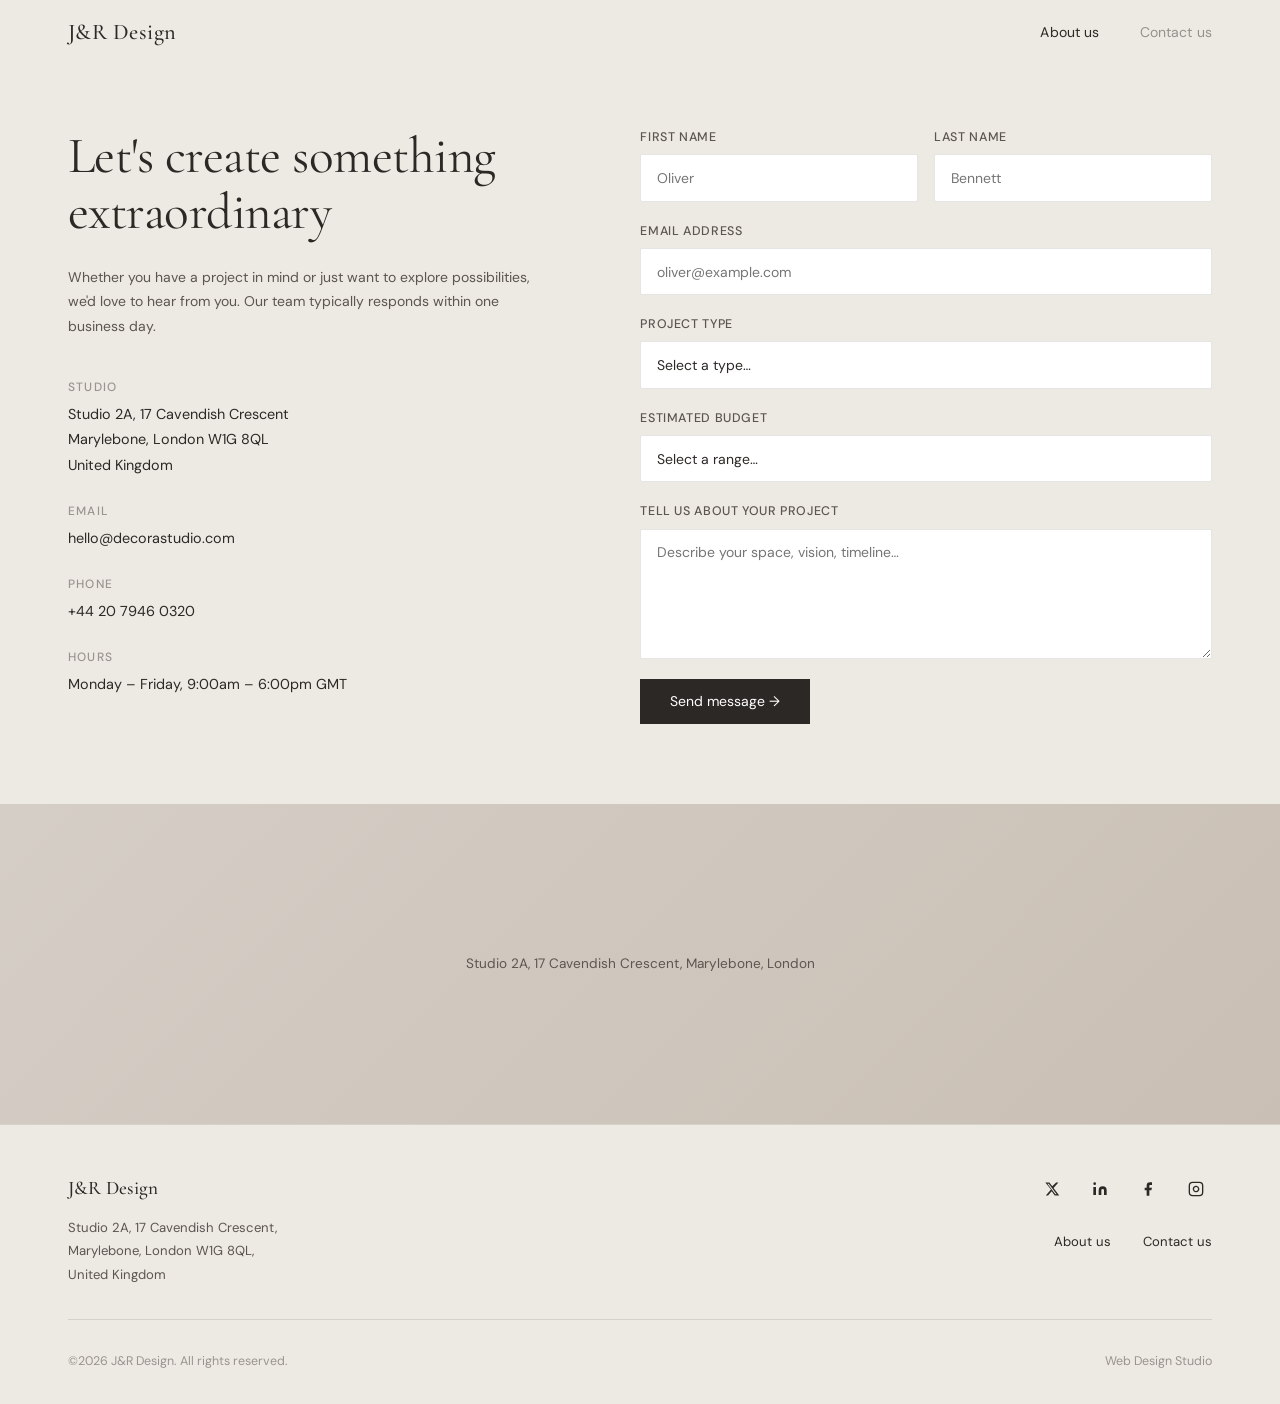
<file: pages/contact.html>
<!DOCTYPE html>
<html lang="en">
<head>
  <meta charset="UTF-8" />
  <meta name="viewport" content="width=device-width, initial-scale=1.0" />
  <title>Contact — Decora Interior Design Studio</title>
  <link rel="stylesheet" href="../css/style.css" />
  <style>
    body { padding-top: var(--nav-h); }
    .contact-hero { padding: 4rem 0 5rem; }
  </style>
</head>
<body>

<section class="contact-hero">
  <div class="container">
    <div class="contact-layout">
      <div class="contact-info fade-up">
        <h2>Let's create something<br>extraordinary</h2>
        <p>Whether you have a project in mind or just want to explore possibilities, we'd love to hear from you. Our team typically responds within one business day.</p>

        <div class="contact-details">
          <div class="contact-detail-item">
            <h4>Studio</h4>
            <p>Studio 2A, 17 Cavendish Crescent<br>Marylebone, London W1G 8QL<br>United Kingdom</p>
          </div>
          <div class="contact-detail-item">
            <h4>Email</h4>
            <p><a href="mailto:hello@decorastudio.com" style="color:var(--text-dark);text-decoration:none;">hello@decorastudio.com</a></p>
          </div>
          <div class="contact-detail-item">
            <h4>Phone</h4>
            <p>+44 20 7946 0320</p>
          </div>
          <div class="contact-detail-item">
            <h4>Hours</h4>
            <p>Monday – Friday, 9:00am – 6:00pm GMT</p>
          </div>
        </div>
      </div>

      <div class="fade-up fade-up-d1">
        <form id="contact-form" class="contact-form">
          <div class="form-row">
            <div class="form-group">
              <label for="first-name">First name</label>
              <input type="text" id="first-name" name="first-name" placeholder="Oliver" required />
            </div>
            <div class="form-group">
              <label for="last-name">Last name</label>
              <input type="text" id="last-name" name="last-name" placeholder="Bennett" required />
            </div>
          </div>
          <div class="form-group">
            <label for="email">Email address</label>
            <input type="email" id="email" name="email" placeholder="oliver@example.com" required />
          </div>
          <div class="form-group">
            <label for="project-type">Project type</label>
            <select id="project-type" name="project-type">
              <option value="">Select a type…</option>
              <option value="residential">Residential</option>
              <option value="hospitality">Hospitality</option>
              <option value="office">Office</option>
              <option value="retail">Retail</option>
              <option value="other">Other</option>
            </select>
          </div>
          <div class="form-group">
            <label for="budget">Estimated budget</label>
            <select id="budget" name="budget">
              <option value="">Select a range…</option>
              <option value="under-20k">Under £20,000</option>
              <option value="20-50k">£20,000 – £50,000</option>
              <option value="50-100k">£50,000 – £100,000</option>
              <option value="100k+">£100,000+</option>
            </select>
          </div>
          <div class="form-group">
            <label for="message">Tell us about your project</label>
            <textarea id="message" name="message" placeholder="Describe your space, vision, timeline…" required></textarea>
          </div>
          <button type="submit" class="btn btn-dark" style="align-self:flex-start;">Send message →</button>
        </form>
      </div>
    </div>
  </div>
</section>

<!-- Map placeholder -->
<div style="width:100%;height:320px;background:linear-gradient(135deg,#d5cec6,#c9bfb4);display:flex;align-items:center;justify-content:center;">
  <p style="font-size:.85rem;color:var(--text-mid);font-family:var(--font-body);">Studio 2A, 17 Cavendish Crescent, Marylebone, London</p>
</div>

<script src="../js/layout.js"></script>
<script src="../js/main.js"></script>
</body>
</html>
</file>
<file: css/style.css>
@import url('https://fonts.googleapis.com/css2?family=Cormorant+Garamond:ital,wght@0,300;0,400;0,500;0,600;1,300;1,400&family=DM+Sans:ital,opsz,wght@0,9..40,300;0,9..40,400;0,9..40,500;1,9..40,300&display=swap');

:root {
  --bg: #EDE9E3;
  --bg-white: #FAFAF8;
  --text-dark: #2C2825;
  --text-mid: #5C5550;
  --text-light: #9A9490;
  --accent: #8B6B4A;
  --accent-light: #C4A882;
  --white: #FFFFFF;
  --border: rgba(44, 40, 37, 0.12);

  --font-display: 'Cormorant Garamond', Georgia, serif;
  --font-body: 'DM Sans', sans-serif;

  --nav-h: 64px;
  --max-w: 1240px;
  --pad: clamp(1.5rem, 4vw, 3rem);
}

*,
*::before,
*::after {
  box-sizing: border-box;
  margin: 0;
  padding: 0;
}

html {
  scroll-behavior: smooth;
}

body {
  font-family: var(--font-body);
  background: var(--bg);
  color: var(--text-dark);
  font-size: 15px;
  line-height: 1.6;
  -webkit-font-smoothing: antialiased;
}

/* ── NAV ── */
nav {
  position: fixed;
  top: 0;
  left: 0;
  right: 0;
  height: var(--nav-h);
  display: flex;
  align-items: center;
  justify-content: center;
  padding: 0;
  z-index: 100;
  transition: background 0.4s, box-shadow 0.4s;
}

nav>* {
  display: none;
}

.nav-inner {
  width: 100%;
  max-width: var(--max-w);
  padding: 0 var(--pad);
  display: flex;
  align-items: center;
  justify-content: space-between;
}

nav.scrolled {
  background: rgba(237, 233, 227, 0.92);
  backdrop-filter: blur(12px);
  box-shadow: 0 1px 0 var(--border);
}

nav.dark {
  color: var(--white);
}

nav.dark .nav-links a,
nav.dark .nav-logo {
  color: var(--white);
}

.nav-logo {
  font-family: var(--font-display);
  font-size: 1.4rem;
  font-weight: 500;
  letter-spacing: 0.02em;
  color: inherit;
  text-decoration: none;
  display: flex;
  align-items: center;
  gap: 0.5rem;
}

.nav-logo svg {
  width: 22px;
  height: 22px;
}

.nav-links {
  display: flex;
  align-items: center;
  gap: 2.5rem;
  list-style: none;
}

.nav-links a {
  font-size: 0.875rem;
  font-weight: 400;
  color: inherit;
  text-decoration: none;
  letter-spacing: 0.01em;
  transition: opacity 0.2s;
}

.nav-links a:hover {
  opacity: 0.55;
}

/* ── UTILS ── */
.container {
  max-width: var(--max-w);
  margin: 0 auto;
  padding: 0 var(--pad);
}

.section {
  padding: 6rem 0;
}

.section-sm {
  padding: 4rem 0;
}

h1,
h2,
h3 {
  font-family: var(--font-display);
  font-weight: 400;
  line-height: 1.1;
  letter-spacing: -0.01em;
}

.overline {
  font-size: 0.7rem;
  font-weight: 500;
  letter-spacing: 0.18em;
  text-transform: uppercase;
  color: var(--text-light);
}

.arrow-link {
  display: inline-flex;
  align-items: center;
  gap: 0.5rem;
  font-size: 0.875rem;
  font-weight: 400;
  color: var(--text-dark);
  text-decoration: none;
  border-bottom: 1px solid var(--text-dark);
  padding-bottom: 1px;
  transition: opacity 0.2s, gap 0.2s;
}

.arrow-link:hover {
  opacity: 0.6;
  gap: 0.8rem;
}

.btn {
  display: inline-flex;
  align-items: center;
  gap: 0.5rem;
  padding: 0.8rem 1.8rem;
  font-family: var(--font-body);
  font-size: 0.875rem;
  font-weight: 400;
  border: 1px solid var(--text-dark);
  background: transparent;
  color: var(--text-dark);
  cursor: pointer;
  text-decoration: none;
  transition: background 0.2s, color 0.2s;
}

.btn:hover {
  background: var(--text-dark);
  color: var(--white);
}

.btn-dark {
  background: var(--text-dark);
  color: var(--white);
}

.btn-dark:hover {
  background: #4a4340;
}

/* ── HERO ── */
.hero {
  position: relative;
  height: 100vh;
  min-height: 600px;
  display: flex;
  align-items: flex-end;
  overflow: hidden;
}

.hero-bg {
  position: absolute;
  inset: 0;
  background: linear-gradient(to bottom, rgba(20, 15, 10, 0.2) 0%, rgba(20, 15, 10, 0.6) 100%);
  z-index: 1;
}

.hero-img {
  position: absolute;
  inset: 0;
  width: 100%;
  height: 100%;
  object-fit: cover;
  object-position: center;
}

.hero-content {
  position: relative;
  z-index: 2;
  width: 100%;
  padding: 0 0 4rem;
  /* ← 左右paddingをゼロに */
  display: flex;
  justify-content: center;
  /* ← centerに変更 */
}

.hero-content-inner {
  /* ← 新しく追加したクラス */
  width: 100%;
  max-width: var(--max-w);
  padding: 0 var(--pad);
  display: flex;
  justify-content: space-between;
  align-items: flex-end;
}

.hero h1 {
  font-size: clamp(2.5rem, 5vw, 4.5rem);
  color: var(--white);
  max-width: 600px;
  font-weight: 300;
}

.hero-cta {
  color: var(--white);
  border-color: var(--white);
  opacity: 0.9;
}

.hero-cta:hover {
  background: var(--white);
  color: var(--text-dark);
  opacity: 1;
}

/* ── PROJECT GRID ── */
.section-header {
  display: flex;
  align-items: baseline;
  justify-content: space-between;
  margin-bottom: 2.5rem;
}

.section-header h2 {
  font-size: clamp(2rem, 4vw, 3rem);
  font-weight: 400;
}

.project-grid {
  display: grid;
  grid-template-columns: repeat(3, 1fr);
  gap: 1.5rem;
}

.project-card {
  text-decoration: none;
  color: var(--text-dark);
  display: block;
}

.project-card-img {
  width: 100%;
  aspect-ratio: 4/5;
  object-fit: cover;
  display: block;
  transition: transform 0.6s cubic-bezier(0.25, 0.46, 0.45, 0.94);
  overflow: hidden;
}

.project-card:hover .project-card-img {
  transform: scale(1.03);
}

.project-card-img-wrap {
  overflow: hidden;
  border-radius: 2px;
}

.project-card-meta {
  margin-top: 1rem;
}

.project-card-meta .overline {
  margin-bottom: 0.25rem;
  display: block;
}

.project-card-meta h3 {
  font-size: 1.15rem;
  font-weight: 400;
}

/* ── FURNITURE GRID (4 col) ── */
.furniture-grid {
  display: grid;
  grid-template-columns: repeat(4, 1fr);
  gap: 1.2rem;
}

.furniture-card {
  text-decoration: none;
  color: var(--text-dark);
}

.furniture-card-img-wrap {
  overflow: hidden;
  border-radius: 2px;
}

.furniture-card img {
  width: 100%;
  aspect-ratio: 3/4;
  object-fit: cover;
  display: block;
  transition: transform 0.5s ease;
}

.furniture-card:hover img {
  transform: scale(1.04);
}

.furniture-card-meta {
  margin-top: 0.75rem;
}

.furniture-card-meta .overline {
  display: block;
  margin-bottom: 0.15rem;
}

.furniture-card-meta h3 {
  font-size: 1rem;
}

/* ── FAQ ── */
.faq-section {
  display: grid;
  grid-template-columns: 1fr 1fr;
  gap: 4rem;
  align-items: start;
}

.faq-title {
  font-size: clamp(2.5rem, 4vw, 4rem);
  font-weight: 400;
  line-height: 1.05;
  position: sticky;
  top: calc(var(--nav-h) + 2rem);
}

.faq-list {
  display: flex;
  flex-direction: column;
  gap: 0;
}

.faq-item {
  border-top: 1px solid var(--border);
  overflow: hidden;
}

.faq-item:last-child {
  border-bottom: 1px solid var(--border);
}

.faq-question {
  width: 100%;
  background: var(--white);
  border: none;
  padding: 1.25rem 1.5rem;
  display: flex;
  align-items: center;
  justify-content: space-between;
  cursor: pointer;
  font-family: var(--font-body);
  font-size: 0.9rem;
  color: var(--text-dark);
  text-align: left;
  transition: background 0.2s;
  border-radius: 6px;
  margin-bottom: 0.5rem;
}

.faq-question:hover {
  background: var(--bg);
}

.faq-icon {
  width: 28px;
  height: 28px;
  border-radius: 50%;
  border: 1px solid var(--border);
  display: flex;
  align-items: center;
  justify-content: center;
  flex-shrink: 0;
  font-size: 1.1rem;
  transition: transform 0.3s;
  color: var(--text-mid);
}

.faq-item.open .faq-icon {
  transform: rotate(45deg);
}

.faq-answer {
  max-height: 0;
  overflow: hidden;
  transition: max-height 0.35s ease, padding 0.35s ease;
  background: var(--white);
  border-radius: 0 0 6px 6px;
  margin-bottom: 0.5rem;
  margin-top: -0.5rem;
}

.faq-item.open .faq-answer {
  max-height: 300px;
}

.faq-answer p {
  padding: 0 1.5rem 1.25rem;
  font-size: 0.875rem;
  color: var(--text-mid);
  line-height: 1.7;
}

/* ── CTA BAND ── */
.cta-band {
  position: relative;
  min-height: 480px;
  display: flex;
  align-items: center;
  justify-content: center;
  overflow: hidden;
}

.cta-band-bg {
  position: absolute;
  inset: 0;
  width: 100%;
  height: 100%;
  object-fit: cover;
  object-position: center;
}

.cta-card {
  position: relative;
  z-index: 2;
  background: var(--white);
  padding: 3.5rem 4rem;
  text-align: center;
  max-width: 480px;
  width: 90%;
}

.cta-card h2 {
  font-size: clamp(2.5rem, 4vw, 3.5rem);
  margin-bottom: 1rem;
}

.cta-card p {
  font-size: 0.9rem;
  color: var(--text-mid);
  margin-bottom: 2rem;
  line-height: 1.7;
}

/* ── FOOTER ── */
footer {
  background: var(--bg);
  padding: 3rem 0 2rem;
  border-top: 1px solid var(--border);
}

.footer-top {
  display: flex;
  justify-content: space-between;
  align-items: flex-start;
  padding-bottom: 2rem;
  margin-bottom: 2rem;
  border-bottom: 1px solid var(--border);
}

.footer-address {
  font-size: 0.82rem;
  color: var(--text-mid);
  line-height: 1.8;
  margin-top: 0.75rem;
}

.footer-socials {
  display: flex;
  gap: 1rem;
  align-items: center;
}

.footer-socials a {
  width: 32px;
  height: 32px;
  display: flex;
  align-items: center;
  justify-content: center;
  color: var(--text-dark);
  text-decoration: none;
  transition: opacity 0.2s;
}

.footer-socials a:hover {
  opacity: 0.45;
}

.footer-nav {
  display: flex;
  gap: 2rem;
  list-style: none;
}

.footer-nav a {
  font-size: 0.82rem;
  color: var(--text-dark);
  text-decoration: none;
  transition: opacity 0.2s;
}

.footer-nav a:hover {
  opacity: 0.5;
}

.footer-bottom {
  display: flex;
  justify-content: space-between;
  align-items: center;
}

.footer-copy {
  font-size: 0.78rem;
  color: var(--text-light);
}

/* ── PAGE HERO (inner pages) ── */
.page-hero {
  position: relative;
  height: 80vh;
  min-height: 500px;
  display: flex;
  align-items: flex-end;
  overflow: hidden;
}

.page-hero-bg {
  position: absolute;
  inset: 0;
  background: rgba(20, 15, 10, 0.45);
  z-index: 1;
}

.page-hero img {
  position: absolute;
  inset: 0;
  width: 100%;
  height: 100%;
  object-fit: cover;
}

/* 変更後 */
.page-hero-content {
  position: relative;
  z-index: 2;
  padding: 0 0 3.5rem;
  width: 100%;
  display: flex;
  justify-content: center;
}

.page-hero-content-inner {
  width: 100%;
  max-width: var(--max-w);
  padding: 0 var(--pad);
}

.page-hero-content h1 {
  font-size: clamp(2.5rem, 6vw, 5.5rem);
  color: var(--white);
  font-weight: 300;
}

/* ── PROJECT DETAIL ── */
.project-detail-layout {
  display: grid;
  grid-template-columns: 1fr 1.8fr;
  gap: 4rem;
  align-items: start;
}

.project-info {
  position: sticky;
  top: calc(var(--nav-h) + 2rem);
}

.project-info h2 {
  font-size: 1.8rem;
  margin-bottom: 1.25rem;
}

.project-info p {
  font-size: 0.875rem;
  color: var(--text-mid);
  line-height: 1.75;
  margin-bottom: 2rem;
}

.meta-list {
  display: flex;
  flex-direction: column;
  gap: 1.5rem;
  margin-top: 2rem;
}

.meta-item {
  display: flex;
  align-items: center;
  gap: 1rem;
}

.meta-icon {
  width: 40px;
  height: 40px;
  border-radius: 50%;
  border: 1px solid var(--border);
  display: flex;
  align-items: center;
  justify-content: center;
  flex-shrink: 0;
  color: var(--text-mid);
}

.meta-label {
  font-size: 0.75rem;
  color: var(--text-light);
  margin-bottom: 0.1rem;
}

.meta-value {
  font-size: 0.9rem;
  font-weight: 500;
}

.project-images {
  display: flex;
  flex-direction: column;
  gap: 1.5rem;
}

.project-images img {
  width: 100%;
  border-radius: 2px;
  display: block;
}

/* ── ABOUT ── */
.about-hero-content {
  display: grid;
  grid-template-columns: 1fr 1.4fr;
  gap: 3rem;
  align-items: start;
}

.about-hero-content h1 {
  font-size: clamp(2.5rem, 4vw, 4rem);
  font-weight: 400;
}

.about-intro-text {
  font-size: 0.9rem;
  color: var(--text-mid);
  line-height: 1.8;
  padding-top: 1rem;
}

.about-split {
  display: grid;
  grid-template-columns: 1fr 1fr;
  gap: 2rem;
  margin-top: 2rem;
}

.about-split .stat-num {
  font-family: var(--font-display);
  font-size: 3.5rem;
  font-weight: 300;
  line-height: 1;
}

.about-split .stat-label {
  font-size: 0.8rem;
  color: var(--text-light);
  margin-top: 0.25rem;
}

.about-block {
  display: grid;
  grid-template-columns: 1fr 1fr;
  gap: 2rem;
  background: var(--white);
  overflow: hidden;
  border-radius: 2px;
}

.about-block-text {
  padding: 3rem;
  display: flex;
  flex-direction: column;
  justify-content: space-between;
}

.about-block-text h3 {
  font-size: 1.5rem;
  margin-bottom: 1rem;
}

.about-block-text p {
  font-size: 0.875rem;
  color: var(--text-mid);
  line-height: 1.75;
}

.about-block img {
  width: 100%;
  height: 100%;
  object-fit: cover;
  min-height: 350px;
}

.values-grid {
  display: grid;
  grid-template-columns: repeat(4, 1fr);
  gap: 1rem;
  margin-top: 3rem;
}

.value-card {
  background: var(--white);
  padding: 2rem;
  border-radius: 2px;
}

.value-icon {
  width: 36px;
  height: 36px;
  margin-bottom: 1.25rem;
  color: var(--text-mid);
}

.value-card h3 {
  font-family: var(--font-body);
  font-size: 0.95rem;
  font-weight: 500;
  margin-bottom: 0.6rem;
}

.value-card p {
  font-size: 0.82rem;
  color: var(--text-mid);
  line-height: 1.7;
}

.team-grid {
  display: grid;
  grid-template-columns: repeat(3, 1fr);
  gap: 1.5rem;
  margin-top: 3rem;
}

.team-card img {
  width: 100%;
  aspect-ratio: 4/5;
  object-fit: cover;
  border-radius: 2px;
  display: block;
  margin-bottom: 1rem;
}

.team-card h3 {
  font-size: 1.1rem;
  font-weight: 400;
}

.team-card .role {
  font-size: 0.8rem;
  color: var(--text-light);
  margin-top: 0.2rem;
}

/* ── PORTFOLIO PAGE ── */
.portfolio-grid {
  display: grid;
  grid-template-columns: repeat(3, 1fr);
  gap: 1.5rem;
}

/* ── FILTER BAR ── */
.filter-bar {
  display: flex;
  gap: 0.5rem;
  flex-wrap: wrap;
  margin-bottom: 3rem;
}

.filter-btn {
  padding: 0.45rem 1.1rem;
  border: 1px solid var(--border);
  background: transparent;
  font-family: var(--font-body);
  font-size: 0.8rem;
  cursor: pointer;
  transition: background 0.2s, border-color 0.2s;
  border-radius: 100px;
  color: var(--text-mid);
}

.filter-btn.active,
.filter-btn:hover {
  background: var(--text-dark);
  color: var(--white);
  border-color: var(--text-dark);
}

/* ── CONTACT ── */
.contact-layout {
  display: grid;
  grid-template-columns: 1fr 1.2fr;
  gap: 6rem;
  align-items: start;
}

.contact-info h2 {
  font-size: clamp(2.5rem, 4vw, 4rem);
  margin-bottom: 1.5rem;
}

.contact-info p {
  font-size: 0.875rem;
  color: var(--text-mid);
  line-height: 1.75;
  margin-bottom: 2.5rem;
}

.contact-details {
  display: flex;
  flex-direction: column;
  gap: 1.5rem;
}

.contact-detail-item h4 {
  font-family: var(--font-body);
  font-size: 0.75rem;
  font-weight: 500;
  letter-spacing: 0.1em;
  text-transform: uppercase;
  color: var(--text-light);
  margin-bottom: 0.3rem;
}

.contact-detail-item p {
  font-size: 0.9rem;
  color: var(--text-dark);
  margin-bottom: 0;
}

.contact-form {
  display: flex;
  flex-direction: column;
  gap: 1.25rem;
}

.form-row {
  display: grid;
  grid-template-columns: 1fr 1fr;
  gap: 1rem;
}

.form-group {
  display: flex;
  flex-direction: column;
  gap: 0.4rem;
}

.form-group label {
  font-size: 0.78rem;
  font-weight: 500;
  color: var(--text-mid);
  letter-spacing: 0.05em;
  text-transform: uppercase;
}

.form-group input,
.form-group select,
.form-group textarea {
  width: 100%;
  padding: 0.85rem 1rem;
  border: 1px solid var(--border);
  background: var(--white);
  font-family: var(--font-body);
  font-size: 0.875rem;
  color: var(--text-dark);
  outline: none;
  transition: border-color 0.2s;
  appearance: none;
  border-radius: 2px;
}

.form-group input:focus,
.form-group select:focus,
.form-group textarea:focus {
  border-color: var(--accent);
}

.form-group textarea {
  resize: vertical;
  min-height: 130px;
}

/* ── SHOP PAGE ── */
.shop-grid {
  display: grid;
  grid-template-columns: repeat(4, 1fr);
  gap: 1.5rem;
}

.shop-card {
  text-decoration: none;
  color: var(--text-dark);
}

.shop-card-img-wrap {
  overflow: hidden;
  border-radius: 2px;
  position: relative;
}

.shop-card img {
  width: 100%;
  aspect-ratio: 3/4;
  object-fit: cover;
  display: block;
  transition: transform 0.5s ease;
}

.shop-card:hover img {
  transform: scale(1.04);
}

.shop-card-meta {
  margin-top: 0.8rem;
}

.shop-card-meta h3 {
  font-family: var(--font-body);
  font-size: 0.9rem;
  font-weight: 400;
  margin-bottom: 0.2rem;
}

.shop-card-meta .price {
  font-size: 0.85rem;
  color: var(--text-mid);
}

/* ── CAROUSEL ── */
.carousel-wrap {
  position: relative;
}

.carousel-controls {
  display: flex;
  gap: 0.5rem;
  justify-content: flex-end;
  margin-top: 2rem;
}

.carousel-btn {
  width: 44px;
  height: 44px;
  border-radius: 50%;
  border: 1px solid var(--border);
  background: var(--white);
  cursor: pointer;
  display: flex;
  align-items: center;
  justify-content: center;
  font-size: 1rem;
  transition: background 0.2s, color 0.2s;
  color: var(--text-dark);
}

.carousel-btn:hover {
  background: var(--text-dark);
  color: var(--white);
}

.carousel-btn:disabled {
  opacity: 0.3;
  cursor: not-allowed;
}

.carousel-track {
  display: grid;
  grid-template-columns: repeat(3, 1fr);
  gap: 1.5rem;
  overflow: hidden;
}

/* ── ANIMATIONS ── */
.fade-up {
  opacity: 0;
  transform: translateY(28px);
  transition: opacity 0.7s ease, transform 0.7s ease;
}

.fade-up.visible {
  opacity: 1;
  transform: none;
}

.fade-up-d1 {
  transition-delay: 0.1s;
}

.fade-up-d2 {
  transition-delay: 0.2s;
}

.fade-up-d3 {
  transition-delay: 0.3s;
}

.fade-up-d4 {
  transition-delay: 0.4s;
}

/* ── RESPONSIVE ── */
@media (max-width: 1024px) {

  .project-grid,
  .portfolio-grid {
    grid-template-columns: repeat(2, 1fr);
  }

  .furniture-grid {
    grid-template-columns: repeat(2, 1fr);
  }

  .shop-grid {
    grid-template-columns: repeat(3, 1fr);
  }

  .values-grid {
    grid-template-columns: repeat(2, 1fr);
  }

  .team-grid {
    grid-template-columns: repeat(2, 1fr);
  }

  .about-block {
    grid-template-columns: 1fr;
  }

  .about-block img {
    min-height: 250px;
  }

  .faq-section {
    grid-template-columns: 1fr;
  }

  .faq-title {
    position: static;
  }

  .contact-layout {
    grid-template-columns: 1fr;
    gap: 3rem;
  }

  .carousel-track {
    grid-template-columns: repeat(2, 1fr);
  }

  .project-detail-layout {
    grid-template-columns: 1fr;
  }

  .project-info {
    position: static;
  }
}

@media (max-width: 768px) {
  :root {
    --nav-h: 56px;
  }

  .project-grid,
  .portfolio-grid,
  .furniture-grid,
  .shop-grid {
    grid-template-columns: 1fr;
  }

  .values-grid {
    grid-template-columns: 1fr;
  }

  .team-grid {
    grid-template-columns: 1fr;
  }

  .carousel-track {
    grid-template-columns: 1fr;
  }

  .nav-links {
    display: none;
  }

  .hero-content {
    flex-direction: column;
    align-items: flex-start;
    gap: 2rem;
  }

  .footer-top {
    flex-direction: column;
    gap: 2rem;
  }

  .footer-bottom {
    flex-direction: column;
    gap: 1rem;
    text-align: center;
  }

  .about-hero-content {
    grid-template-columns: 1fr;
  }

  .form-row {
    grid-template-columns: 1fr;
  }

  .section-header {
    flex-direction: column;
    gap: 1rem;
  }
}

/* ── PROCESS ── */
.process-grid {
  display: grid;
  grid-template-columns: repeat(4, 1fr);
  gap: 2rem;
}

.process-item {
  padding: 2rem;
  background: var(--white);
  border-radius: 2px;
}

.process-num {
  font-family: var(--font-display);
  font-size: 2.5rem;
  font-weight: 300;
  color: var(--accent-light);
  display: block;
  margin-bottom: 1rem;
  line-height: 1;
}

.process-item h3 {
  font-family: var(--font-body);
  font-size: 0.95rem;
  font-weight: 500;
  margin-bottom: 0.75rem;
}

.process-item p {
  font-size: 0.82rem;
  color: var(--text-mid);
  line-height: 1.75;
}

@media (max-width: 1024px) {
  .process-grid {
    grid-template-columns: repeat(2, 1fr);
  }
}

@media (max-width: 768px) {
  .process-grid {
    grid-template-columns: 1fr;
  }
}
</file>
